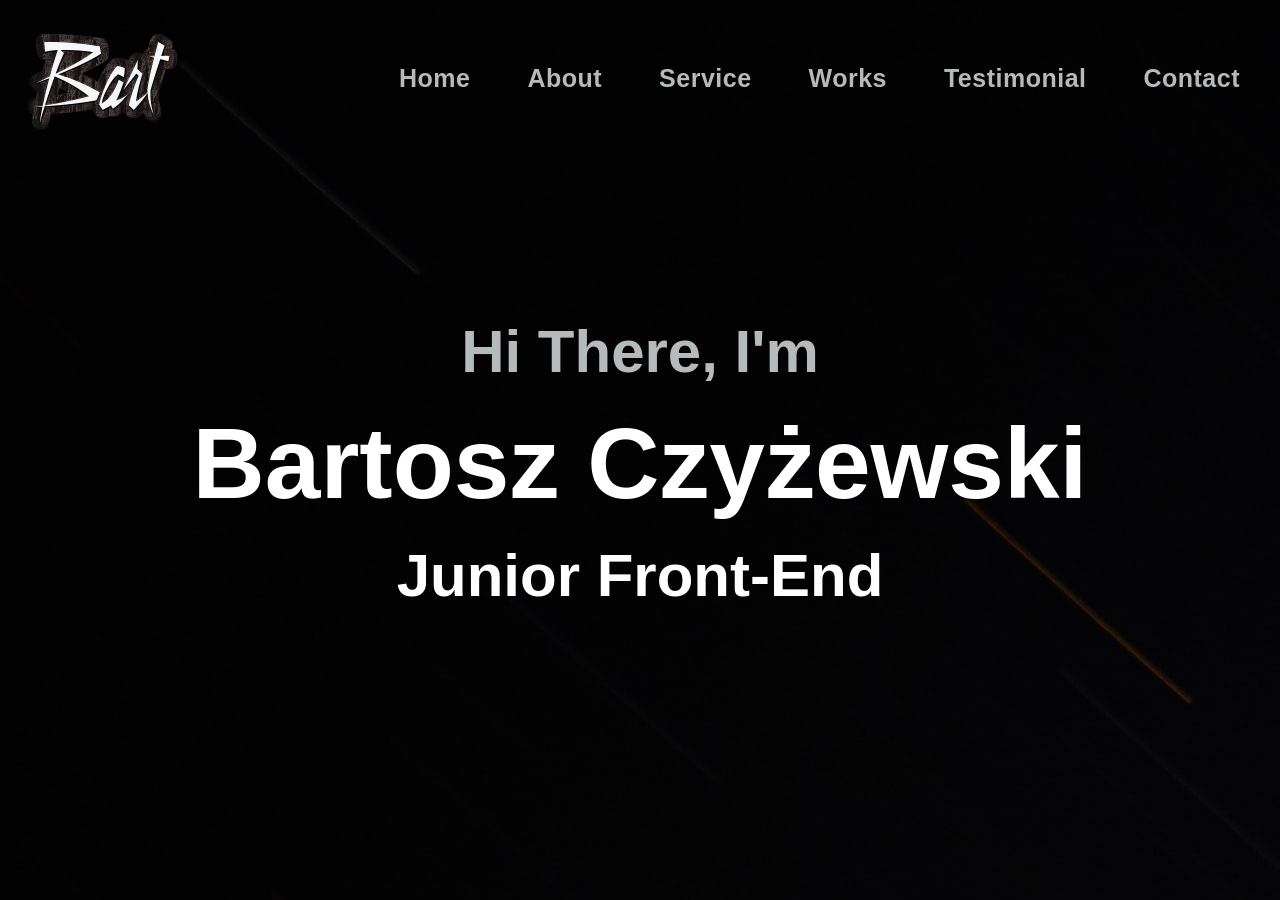
<file: layout-01/index.html>
<!DOCTYPE html>
<html lang="en">

<head>
    <meta charset="UTF-8">
    <meta http-equiv="X-UA-Compatible" content="IE=edge">
    <meta name="viewport" content="width=device-width, initial-scale=1.0">
    <link href="style.css" rel="stylesheet" type="text/css" />
    <title>Home</title>
</head>

<body>
    <header>
        <img src="images/logo-img.png" alt="Bart">
        <nav class="main-navigation">
            <ul>
                <li><a href="index.html" class="underline">Home</a></li>
                <li><a href="../layout-03/about.html" class="underline">About</a></li>
                <li><a href="../layout-02/serives.html" class="underline">Service</a></li>
                <li><a href="works.html" class="underline">Works</a></li>
                <li><a href="testimonial.html" class="underline">Testimonial</a></li>
                <li><a href="contact.html" class="underline">Contact</a></li>
            </ul>
        </nav>
    </header>
    <main class="main-content">
        <h3 class="welcome-title">Hi There, I'm</h3>
        <h1 class="my-name">Bartosz Czyżewski</h1>
        <h3 class="welcome-title">Junior Front-End</h3>
    </main>
</body>

</html>
</file>
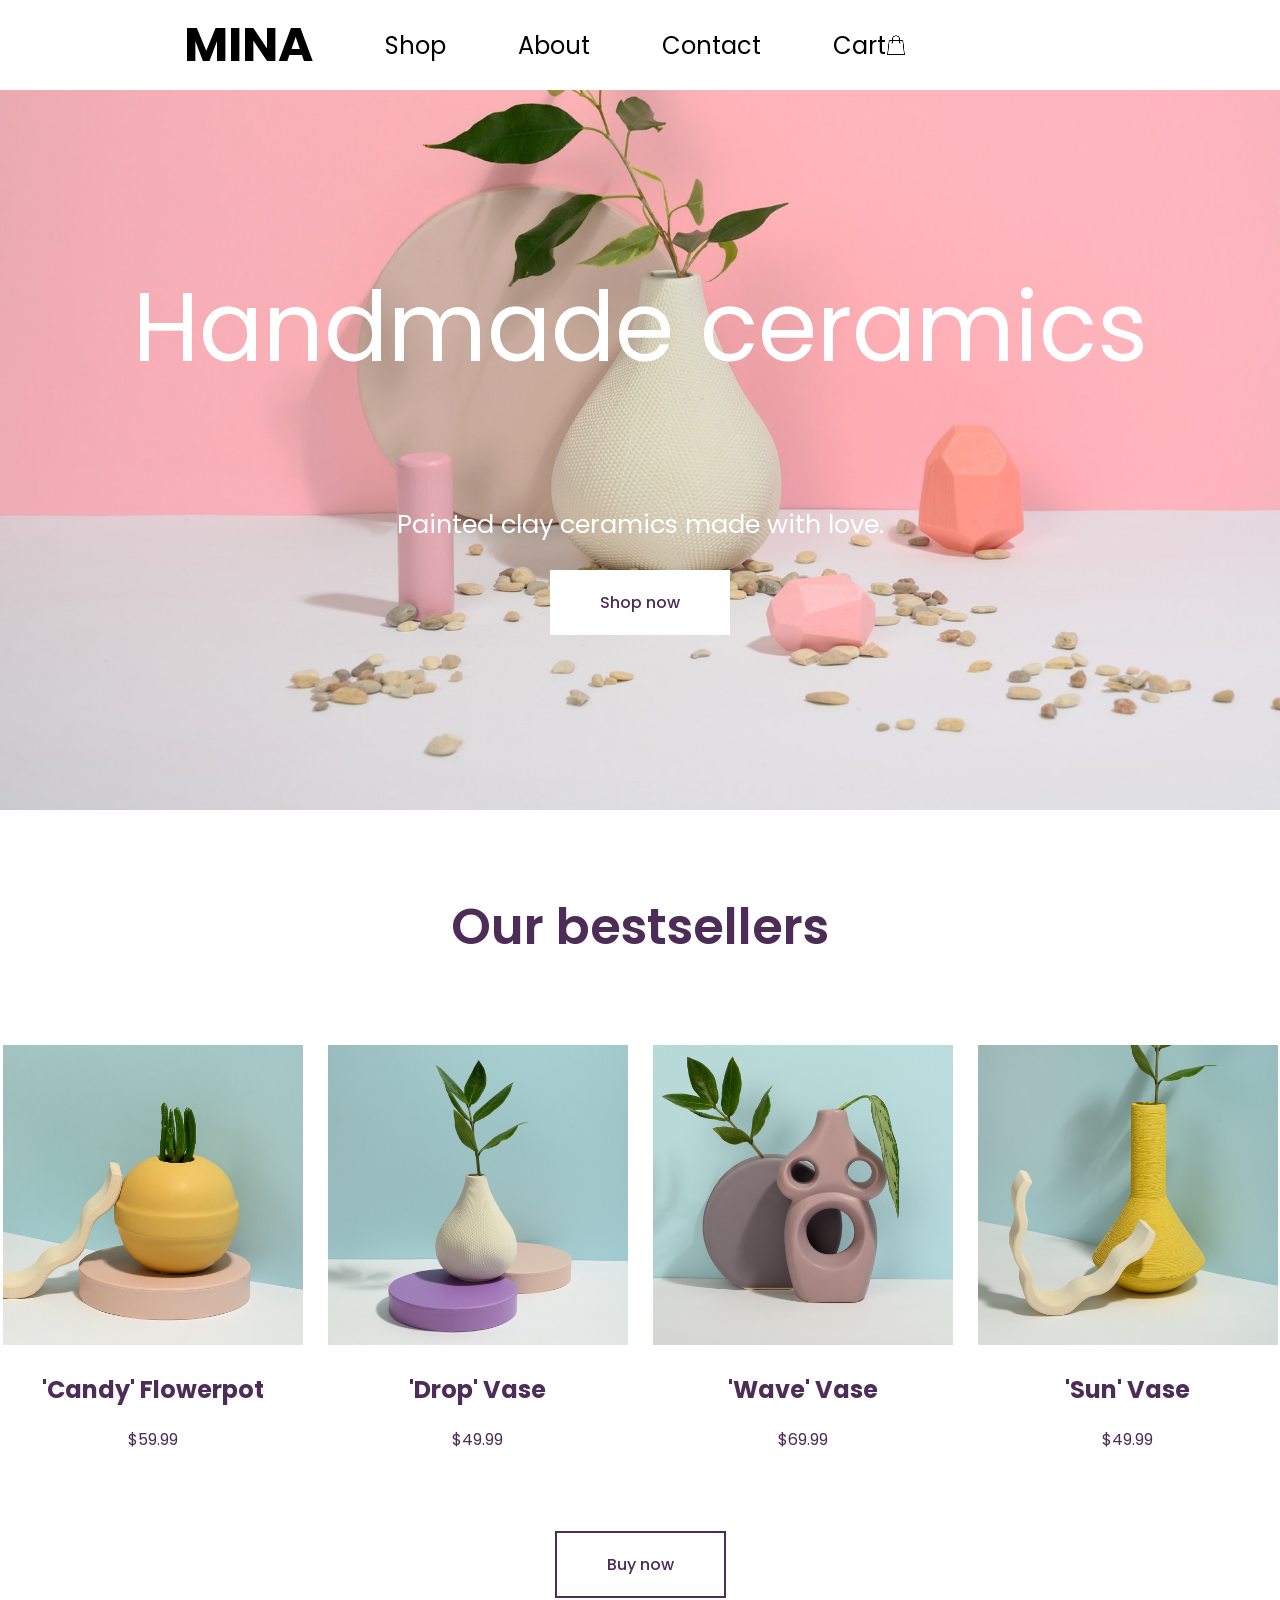
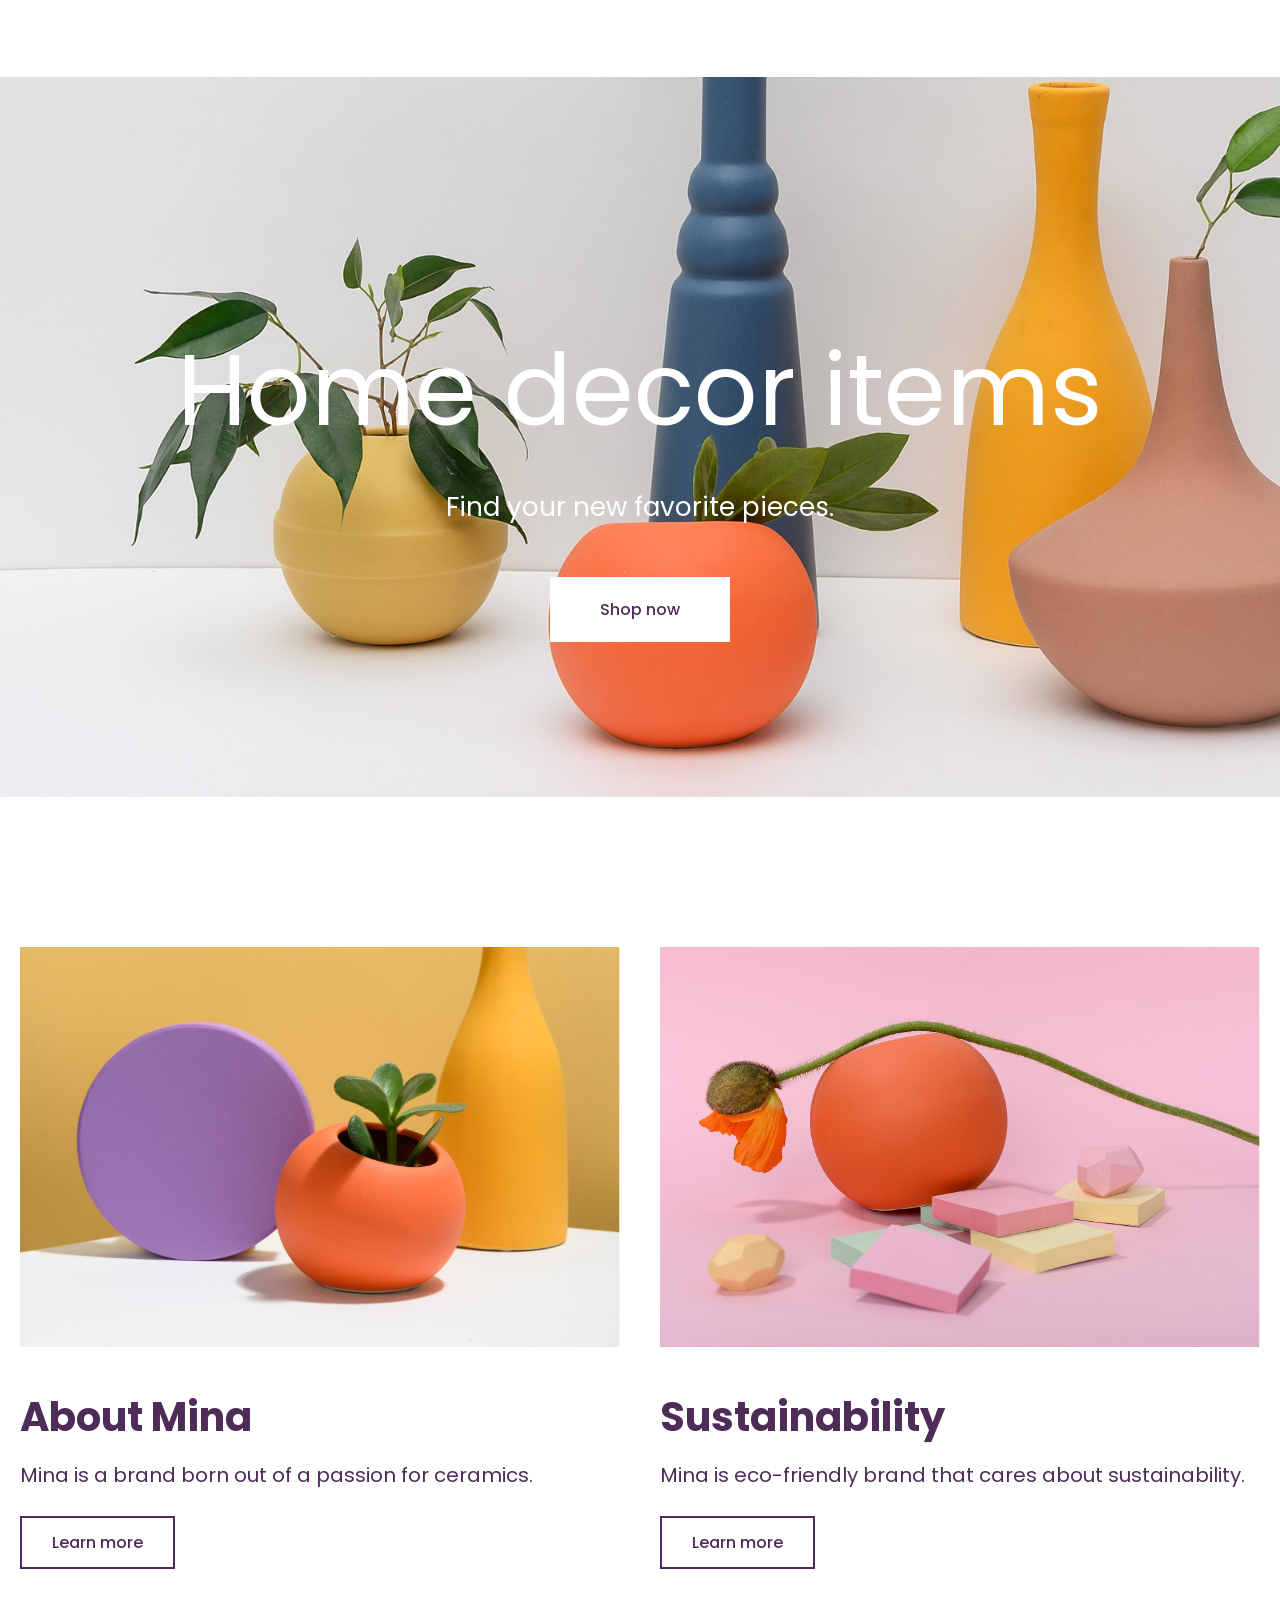
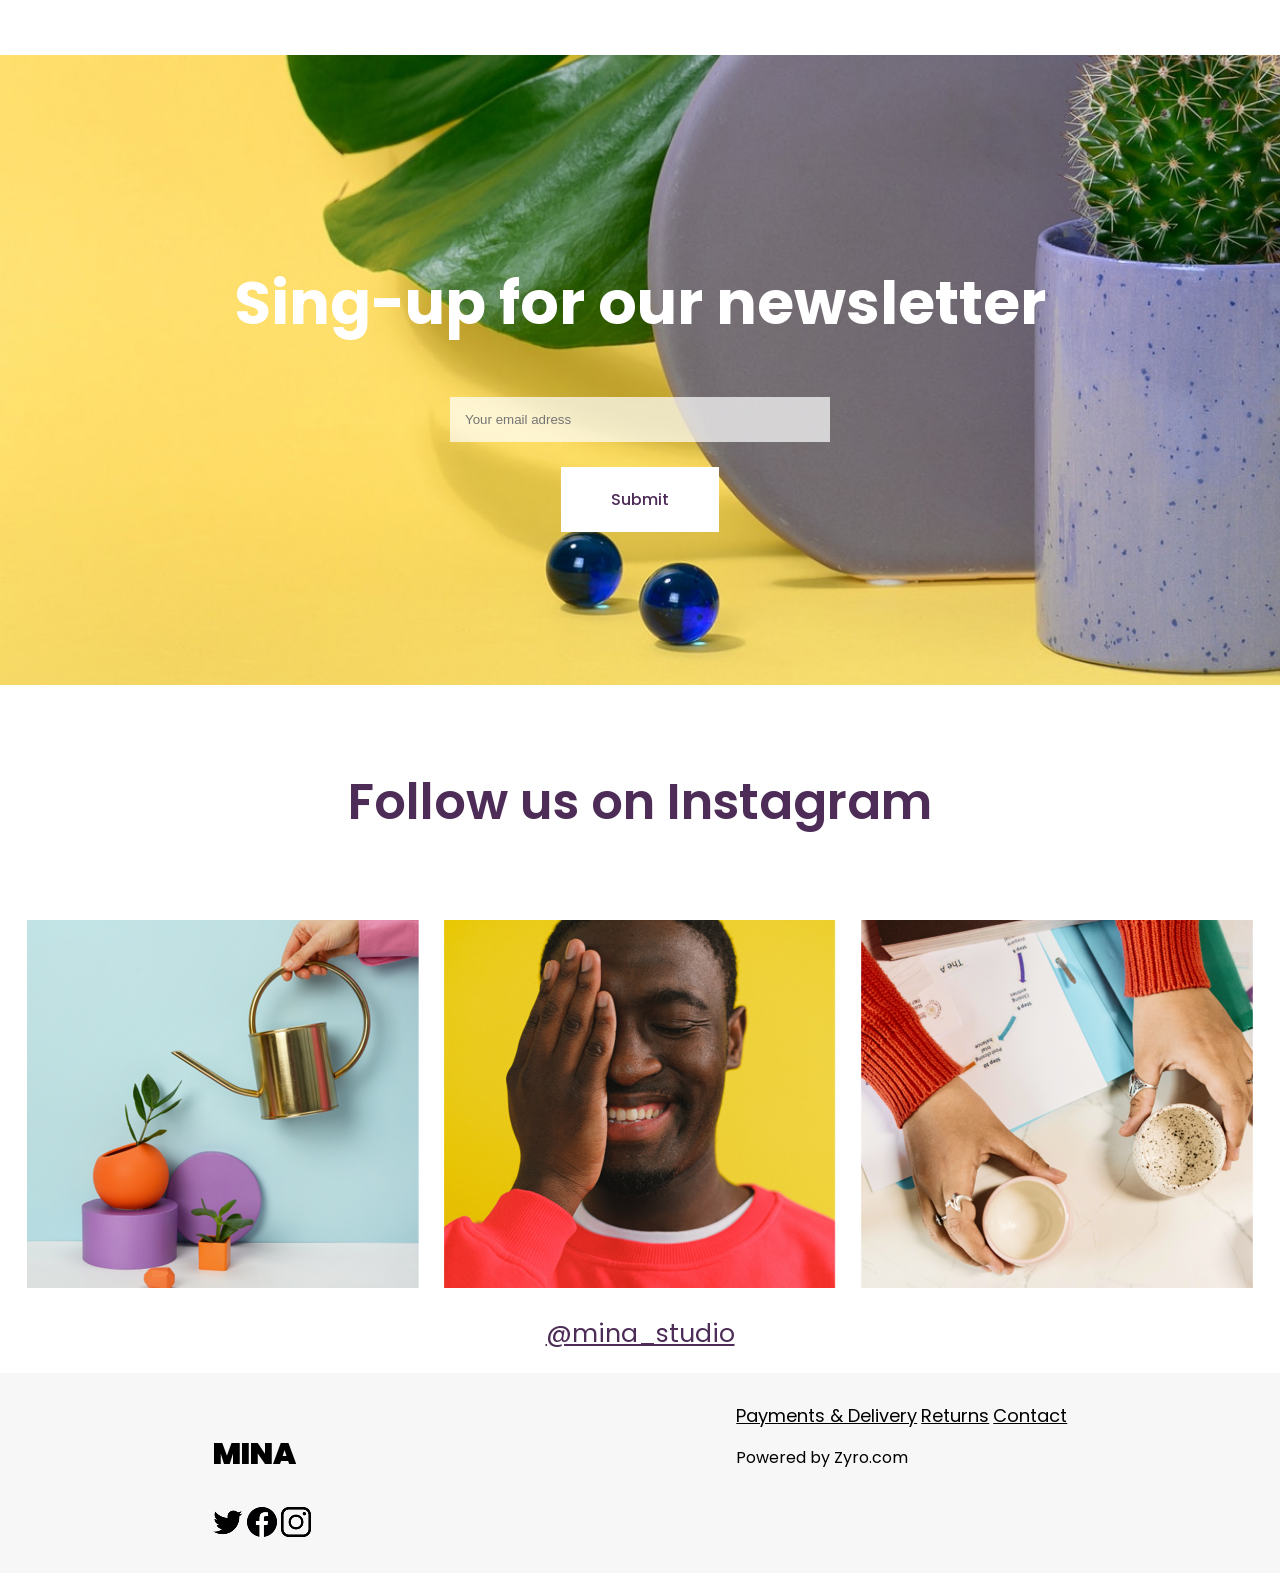
<file: layout-04/index.html>
<!DOCTYPE html>
<html lang="en">

<head>
    <meta charset="UTF-8">
    <meta http-equiv="X-UA-Compatible" content="IE=edge">
    <meta name="viewport" content="width=device-width, initial-scale=1.0">
    <link rel="preconnect" href="https://fonts.googleapis.com">
    <link rel="preconnect" href="https://fonts.gstatic.com" crossorigin>
    <link href="https://fonts.googleapis.com/css2?family=Poppins:ital,wght@0,200;0,400;1,900&display=swap"
        rel="stylesheet">
    <link rel="stylesheet" href="style.css">
    <title>Document</title>
</head>

<body>

    <nav class="main-navigation">
        <ul>
            <li class="logo"><a href="#home">MINA</a></li>
            <li><a class="underline" href="#shop">Shop</a></li>
            <li><a class="underline" href="#about">About</a></li>
            <li><a class="underline" href="#contact">Contact</a></li>
            <li><a class="underline" href="#cart">Cart</a></li>
            <img src="images/shopping-bag.png" alt="">
        </ul>
    </nav>
    <section class="welcome-layout">
        <h1>Handmade ceramics</h1>
        <p>Painted clay ceramics made with love.</p>
        <a class="home-btn1" href="#shop">Shop now</a>
    </section>
    <!-- BESTSELLER SECTION -->
    <section class="bestsellers">
        <h1>Our bestsellers</h1>
        <div class="buy-container">
            <div class="buy-item">
                <img src="images/best-vase1.png" alt="">
                <h2>'Candy' Flowerpot</h2>
                <p>$59.99</p>
            </div>
            <div class="buy-item">
                <img src="images/best-vase2.png" alt="">
                <h2>'Drop' Vase</h2>
                <p>$49.99</p>
            </div>
            <div class="buy-item">
                <img src="images/best-vase3.png" alt="">
                <h2>'Wave' Vase</h2>
                <p>$69.99</p>
            </div>
            <div class="buy-item">
                <img src="images/best-vase4.png" alt="">
                <h2>'Sun' Vase</h2>
                <p>$49.99</p>
            </div>
        </div>
        <div>
            <a class="home-btn2" href="#shop">Buy now</a>
        </div>
    </section>
    <!-- SHOP NOW SECTION -->
    <section class="shop-now">
        <h1>Home decor items</h1>
        <p>Find your new favorite pieces.</p>
        <a class="home-btn1" href="#shop">Shop now</a>
    </section>
    <!-- ABOUT SECTION -->
    <section class="information">
        <div class="about-me">
            <img src="images/about-img.png" alt="">
            <h2>About Mina</h2>
            <p>Mina is a brand born out of a passion for ceramics.</p>
            <a class="home-btn2" href="">Learn more</a>
        </div>
        <div class="sustain">
            <img src="images/sustain-img.png" alt="">
            <h2>Sustainability</h2>
            <p>Mina is eco-friendly brand that cares about sustainability.</p>
            <a class="home-btn2" href="">Learn more</a>
        </div>
    </section>
    <!-- NEWSLETTER SECTION -->
    <section class="newsletter">
        <div class="newsletter-wrapper">
            <h1>Sing-up for our newsletter</h1>
            <form method="POST"></form>
            <input type="email" id="nwsletter" name="nwsletter" placeholder="Your email adress"><br>
            <a class="home-btn1" href="">Submit</a>
        </div>
    </section>
    <!-- IG SECTION -->
    <section class="instagram">
        <h1>Follow us on Instagram</h1>
        <div class="ig-container">
            <div class="ig-img-1">
                <img src="images/ig-img1.png" alt="">
            </div>
            <div class="ig-img-2">
                <img src="images/ig-img2.png" alt="">
            </div>
            <div class="ig-img-3">
                <img src="images/ig-img3.png" alt="">
            </div>
        </div>
        <div>
            <a class="go-to-ig" href="https://instagram.com">@mina_studio</a>
        </div>
    </section>
    <!-- FOOTER SECTION -->
    <footer>
        <div class="footer-social">
            <p>MINA</p>
            <div class="social">
                <a href="" class="social-link"><img src="images/twitter-logo.png" alt=""></a>
                <a href="" class="social-link"><img src="images/fb-logo.png" alt=""></a>
                <a href="" class="social-link"><img src="images/ig-logo.png" alt=""></a>
            </div>
        </div>
        <div class="footer-policy">
            <div class="policy">
                <a href="" class="policy-link">Payments & Delivery</a>
                <a href="" class="policy-link">Returns</a>
                <a href="" class="policy-link">Contact</a><br>
                <p>Powered by Zyro.com</p>
            </div>
        </div>
    </footer>
</body>

</html>
</file>
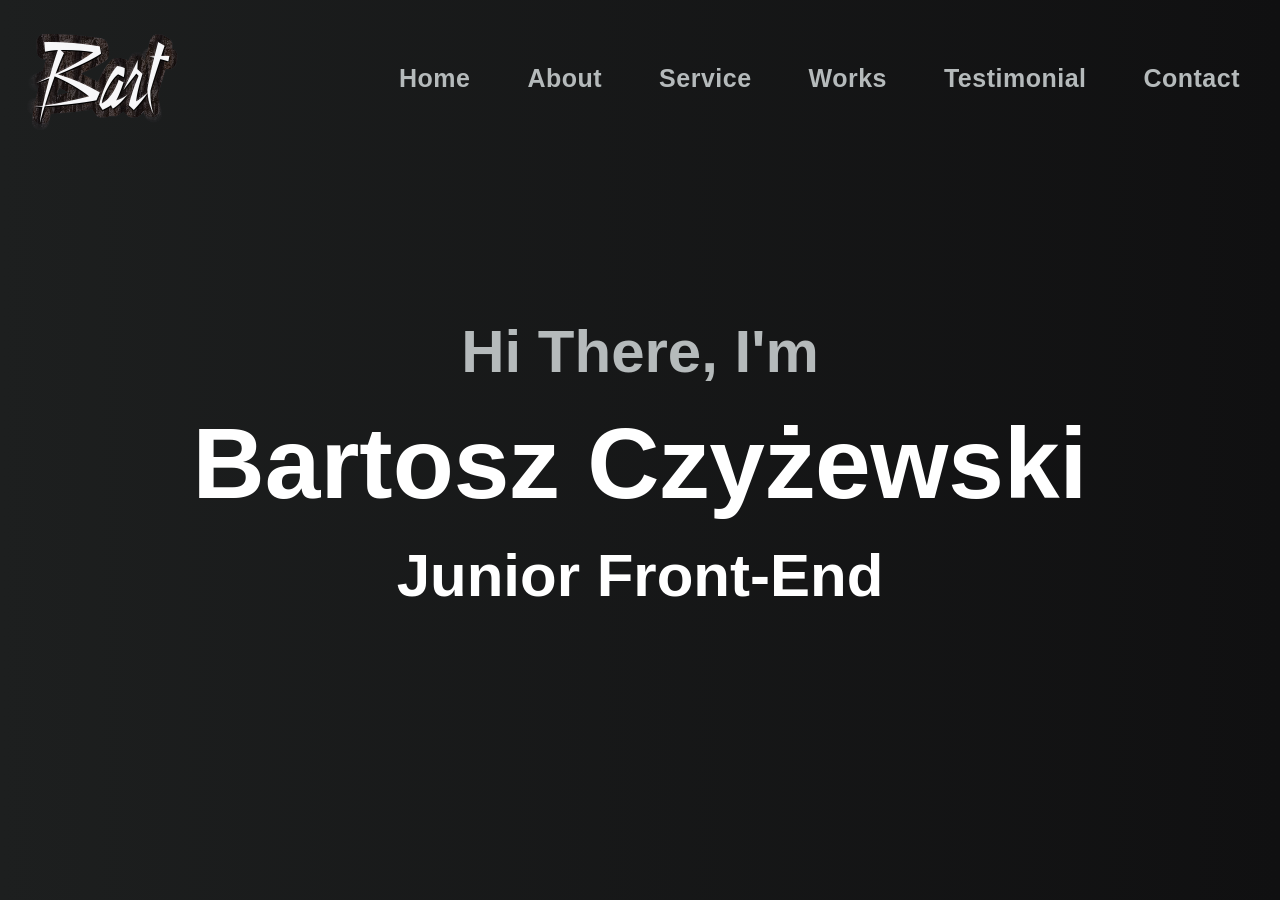
<file: HTML-CSS-projects/layout-01/index.html>
<!DOCTYPE html>
<html lang="en">

<head>
    <meta charset="UTF-8">
    <meta http-equiv="X-UA-Compatible" content="IE=edge">
    <meta name="viewport" content="width=device-width, initial-scale=1.0">
    <link href="style.css" rel="stylesheet" type="text/css" />
    <title>Home</title>
</head>

<body>
    <header>
        <img src="images/logo-img.png" alt="Bart">
        <nav class="main-navigation">
            <ul>
                <li><a href="index.html" class="underline">Home</a></li>
                <li><a href="#" class="underline">About</a></li>
                <li><a href="#" class="underline">Service</a></li>
                <li><a href="#" class="underline">Works</a></li>
                <li><a href="#" class="underline">Testimonial</a></li>
                <li><a href="#" class="underline">Contact</a></li>
            </ul>
        </nav>
    </header>
    <main class="main-content">
        <h3 class="welcome-title">Hi There, I'm</h3>
        <h1 class="my-name">Bartosz Czyżewski</h1>
        <h3 class="welcome-title">Junior Front-End</h3>
    </main>
</body>

</html>
</file>
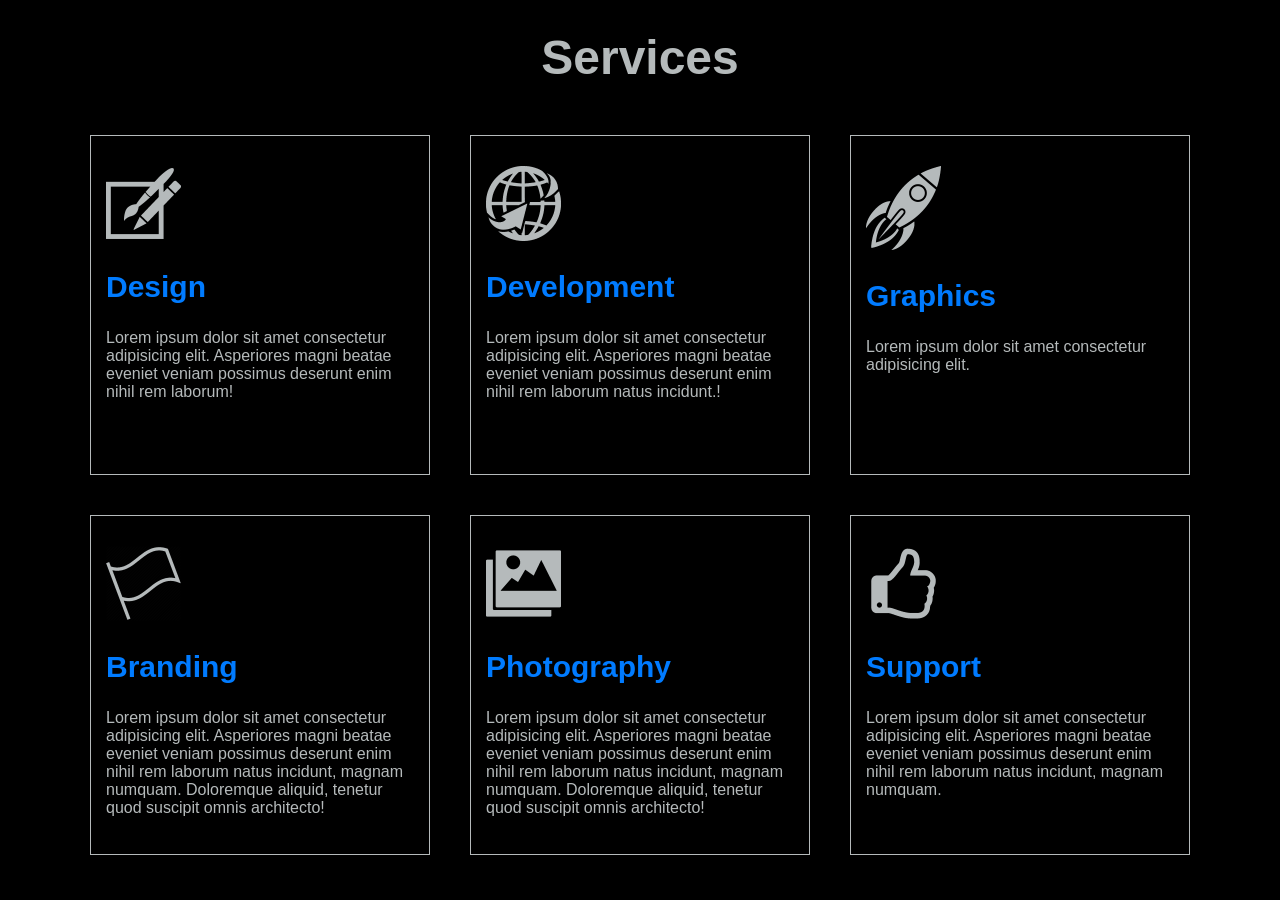
<file: HTML-CSS-projects/layout-02/index.html>
<!DOCTYPE html>
<html lang="en">

<head>
    <meta charset="UTF-8">
    <meta http-equiv="X-UA-Compatible" content="IE=edge">
    <meta name="viewport" content="width=device-width, initial-scale=1.0">
    <link href="style.css" rel="stylesheet" type="text/css" />
    <title>Services</title>
</head>

<body>
    <h1 class="header">Services</h1>
    <main class="grid">
        <div>
            <img src="images/design.png">
            <h2>Design</h2>
            <p>Lorem ipsum dolor sit amet consectetur adipisicing elit. Asperiores magni beatae eveniet veniam possimus
                deserunt enim nihil rem laborum!</p>
        </div>
        <div>
            <img src="images/development.png">
            <h2>Development</h2>
            <p>Lorem ipsum dolor sit amet consectetur adipisicing elit. Asperiores magni beatae eveniet veniam possimus
                deserunt enim nihil rem laborum natus incidunt.!</p>
        </div>
        <div>
            <img src="images/graphics.png">
            <h2>Graphics</h2>
            <p>Lorem ipsum dolor sit amet consectetur adipisicing elit. </p>
        </div>
        <div>
            <img src="images/branding.png" >
            <h2>Branding</h2>
            <p>Lorem ipsum dolor sit amet consectetur adipisicing elit. Asperiores magni beatae eveniet veniam possimus
                deserunt enim nihil rem laborum natus incidunt, magnam numquam. Doloremque aliquid, tenetur quod
                suscipit omnis architecto!</p>
        </div>
        <div>
            <img src="images/photography.png">
            <h2>Photography</h2>
            <p>Lorem ipsum dolor sit amet consectetur adipisicing elit. Asperiores magni beatae eveniet veniam possimus
                deserunt enim nihil rem laborum natus incidunt, magnam numquam. Doloremque aliquid, tenetur quod
                suscipit omnis architecto!</p>
        </div>
        <div>
            <img src="images/support.png">
            <h2>Support</h2>
            <p>Lorem ipsum dolor sit amet consectetur adipisicing elit. Asperiores magni beatae eveniet veniam possimus
                deserunt enim nihil rem laborum natus incidunt, magnam numquam. </p>
        </div>
    </main>






</body>

</html>
</file>
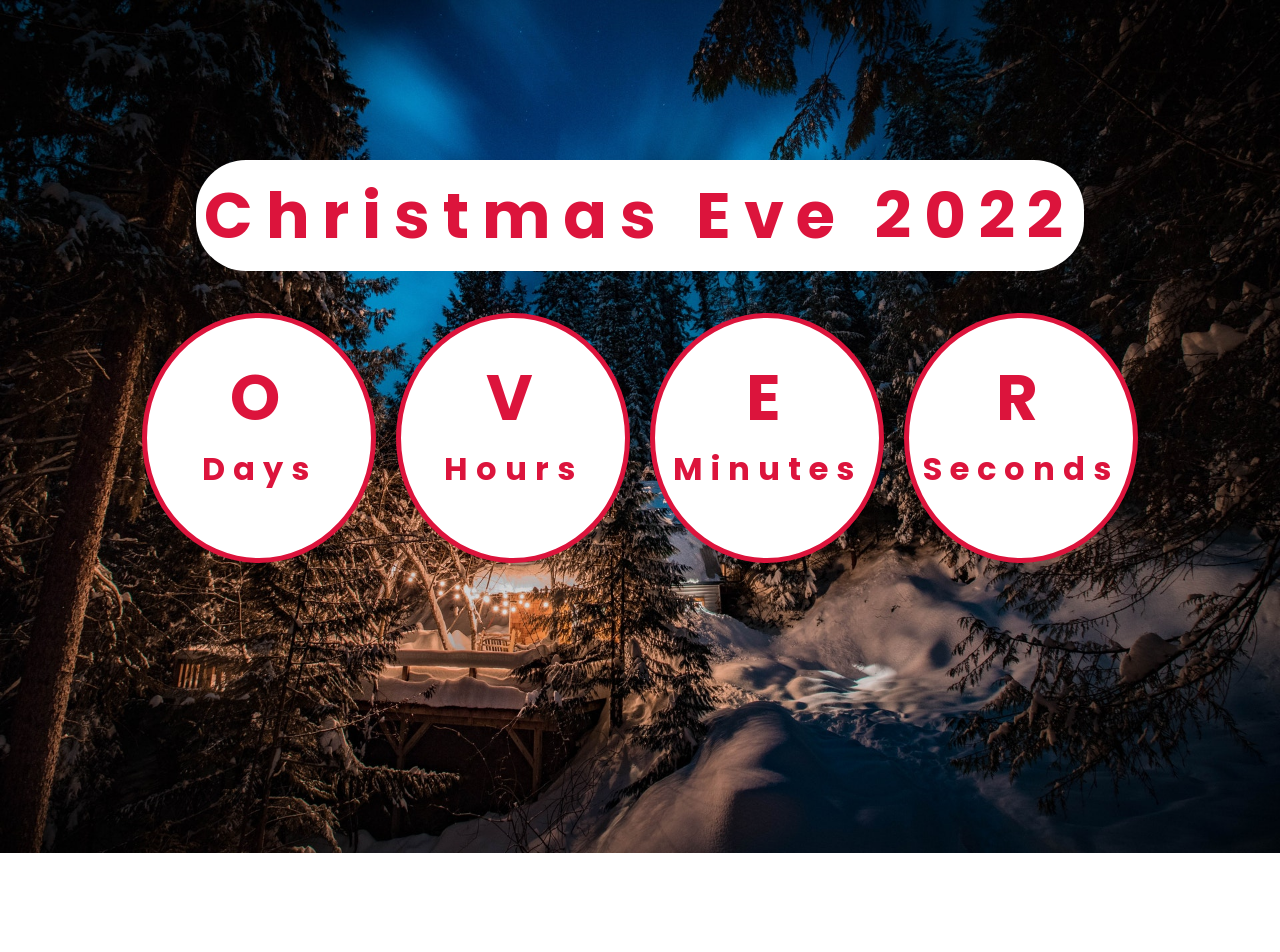
<file: JS-projects/event-counter/index.html>
<!DOCTYPE html>
<html lang="en">

<head>
    <meta charset="UTF-8">
    <meta http-equiv="X-UA-Compatible" content="IE=edge">
    <meta name="viewport" content="width=device-width, initial-scale=1.0">
    <link rel="stylesheet" href="./style.css">
    <script src="main.js"></script>
    <title>Event Counter</title>
</head>

<body>
    <div class="title_container">
        <h1 class="event_title">Christmas Eve 2022</h1>
    </div>
    <section class="counter_container">
        <div class="time_box">
            <p id="day" class="counter_number">...</p>
            <p class="counter_text">Days</p>
        </div>
        <div class="time_box">
            <p id="hour" class="counter_number">...</p>
            <p class="counter_text">Hours</p>
        </div>
        <div class="time_box">
            <p id="minute" class="counter_number">...</p>
            <p class="counter_text">Minutes</p>
        </div>
        <div class="time_box">
            <p id="second" class="counter_number">...</p>
            <p class="counter_text">Seconds</p>
        </div>
    </section>
</body>

</html>
</file>
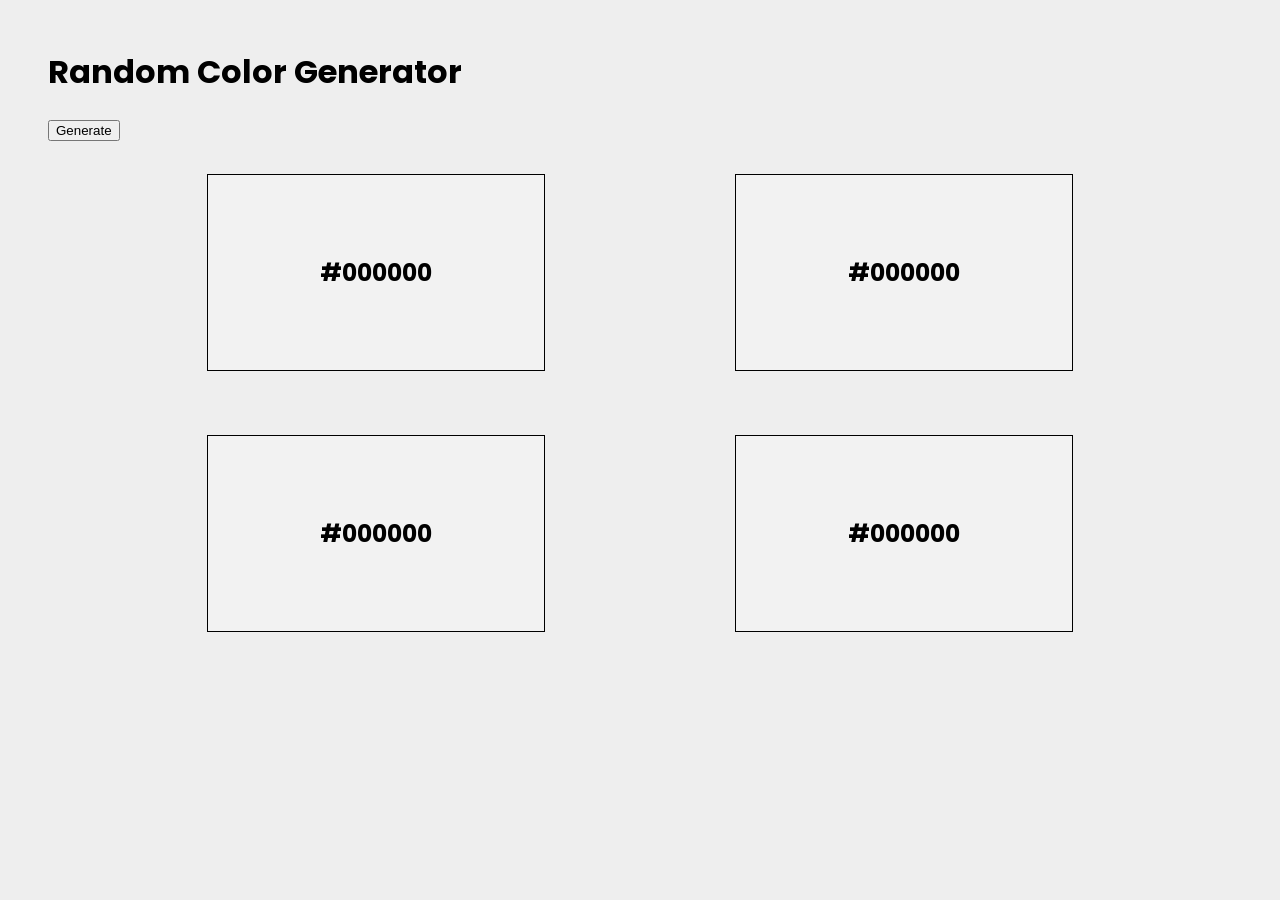
<file: JS-projects/random-color/index.html>
<!DOCTYPE html>
<html lang="en">

<head>
    <meta charset="UTF-8">
    <meta http-equiv="X-UA-Compatible" content="IE=edge">
    <meta name="viewport" content="width=device-width, initial-scale=1.0">
    <link rel="stylesheet" href="style.css">
    <script src="main.js"></script>
    <title>Random Color Generator</title>
</head>

<body>
    <main class="container">
        <!-- <h2 class="color_name">Click the button to get the color code.</h2><br>
        <button class="hex_color_button">HEX</button>
        <button class="rgb_color_button">RGB</button>
        <button class="copy_button">Copy</button><br> -->
        <h1 class="title">Random Color Generator</h1>
        <button class="generate_button">Generate</button>
        <section class="color_container">
            <div class="color_box">
                <h2 class="color_hex">#000000</h2>
            </div>
            <div class="color_box">
                <h2 class="color_hex">#000000</h2>
            </div>
            <div class="color_box">
                <h2 class="color_hex">#000000</h2>
            </div>
            <div class="color_box">
                <h2 class="color_hex">#000000</h2>
            </div>
        </section>
    </main>

</body>

</html>
</file>
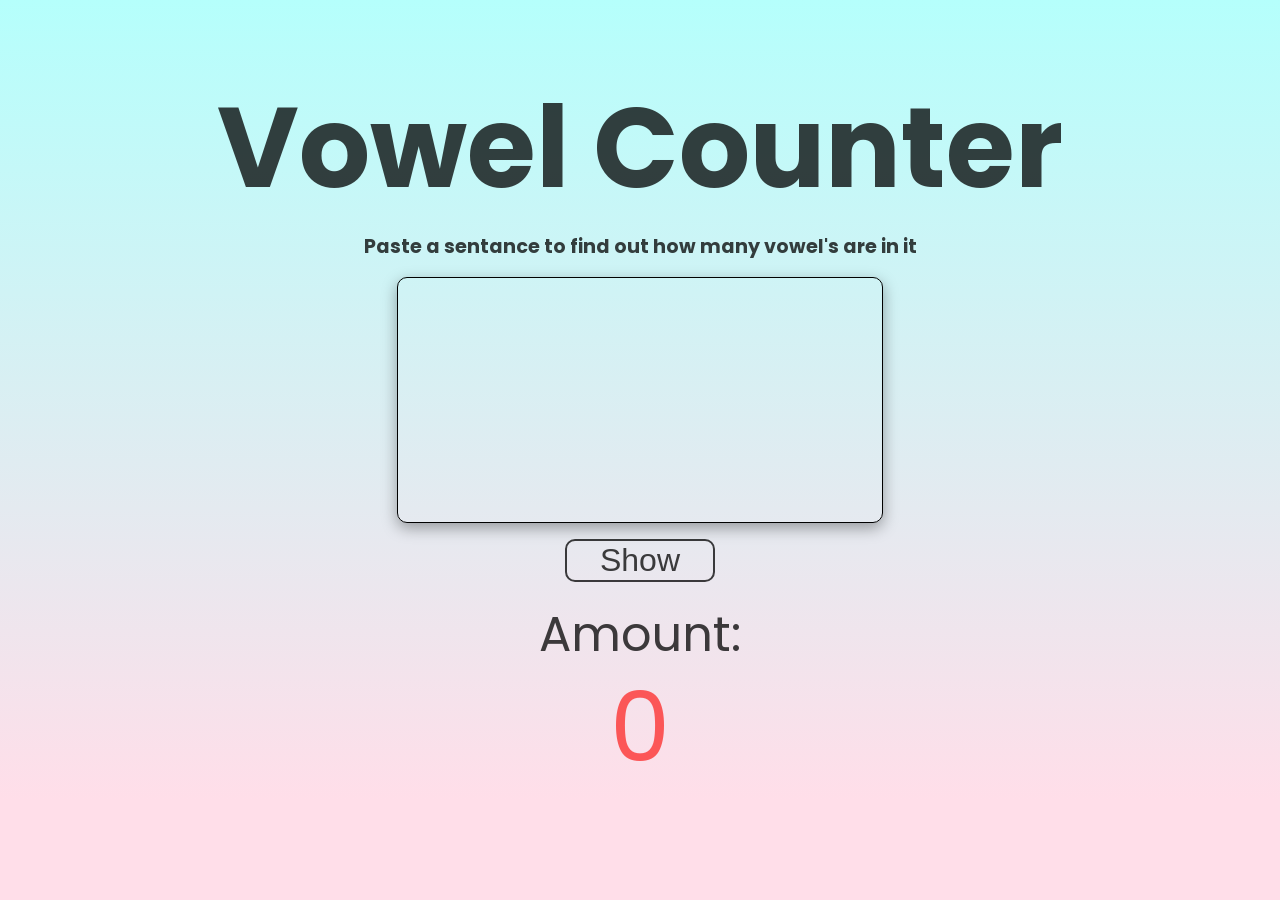
<file: JS-projects/vowel-counter/index.html>
<!DOCTYPE html>
<html lang="en">

<head>
    <meta charset="UTF-8">
    <meta http-equiv="X-UA-Compatible" content="IE=edge">
    <meta name="viewport" content="width=device-width, initial-scale=1.0">
    <link rel="stylesheet" href="style.css">
    <script src="main.js"></script>
    <title>Vowel Counter</title>
</head>

<body>
    <div class="container">
        <h1>Vowel Counter</h1>
        <h2>Paste a sentance to find out how many vowel's are in it</h2>
        <textarea type="text" name="" id=""></textarea>
        <button type="submit">Show</button><br>
        <p>Amount:</p>
        <span class="vowel" id="vowel">0</span>

    </div>
</body>

</html>
</file>
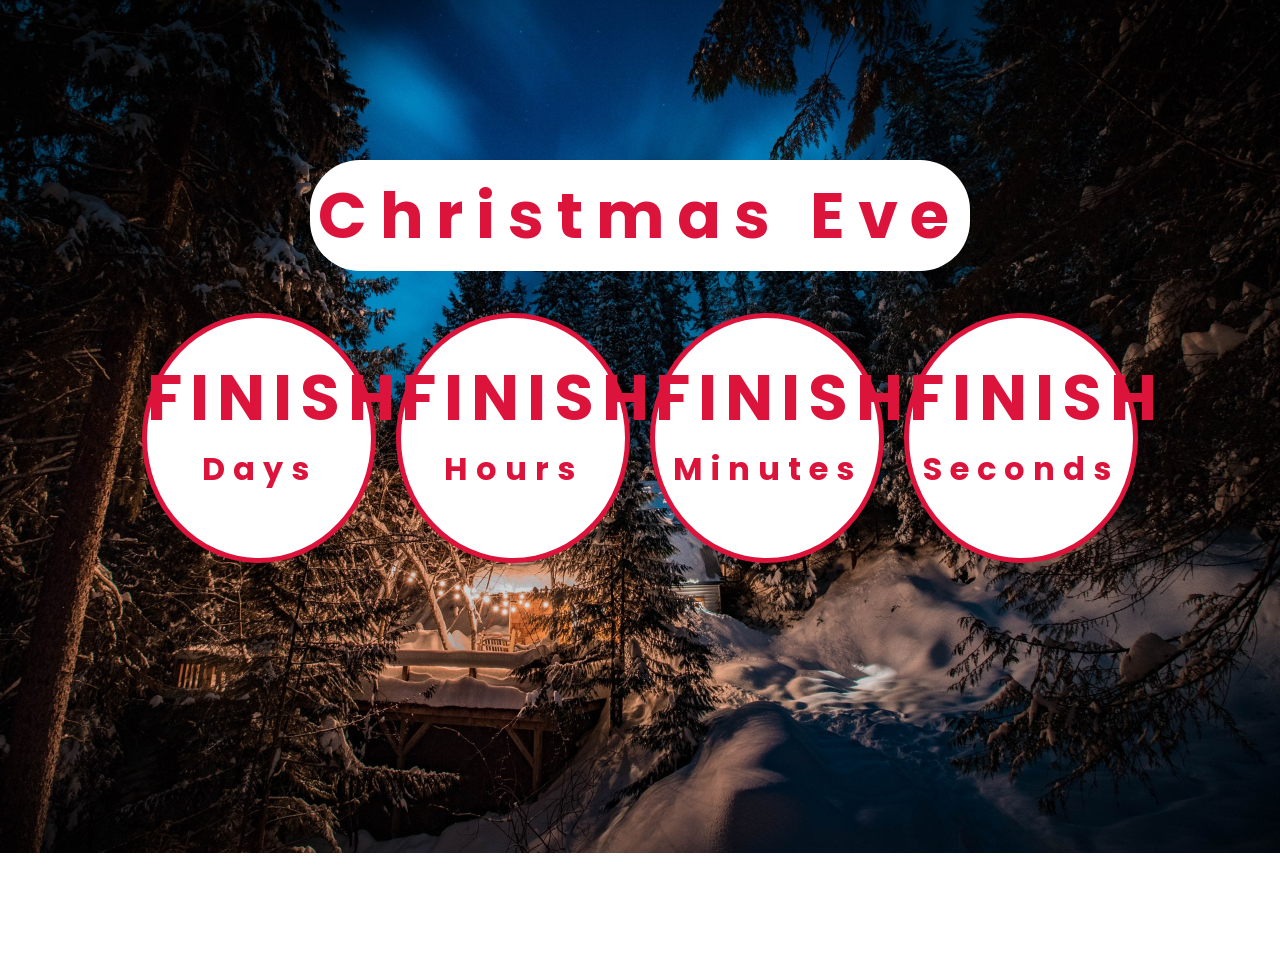
<file: project-2/event-counter/index.html>
<!DOCTYPE html>
<html lang="en">

<head>
    <meta charset="UTF-8">
    <meta http-equiv="X-UA-Compatible" content="IE=edge">
    <meta name="viewport" content="width=device-width, initial-scale=1.0">
    <link rel="stylesheet" href="./style.css">
    <script src="main.js"></script>
    <title>Event Counter</title>
</head>

<body>
    <div class="title_container">
        <h1 class="event_title">Christmas Eve</h1>
    </div>
    <section class="counter_container">
        <div class="time_box">
            <p id="day" class="counter_number">...</p>
            <p class="counter_text">Days</p>
        </div>
        <div class="time_box">
            <p id="hour" class="counter_number">...</p>
            <p class="counter_text">Hours</p>
        </div>
        <div class="time_box">
            <p id="minute" class="counter_number">...</p>
            <p class="counter_text">Minutes</p>
        </div>
        <div class="time_box">
            <p id="second" class="counter_number">...</p>
            <p class="counter_text">Seconds</p>
        </div>
    </section>
</body>

</html>
</file>
<file: layout-01/style.css>
html{
    font-family: Arial, Helvetica, sans-serif
}

body{
    color: rgb(181, 186, 187);
    margin: 0 auto;
    background-image: url("images/bg-image.jpg");
}

/* NAVIGATION SET UP */

header{
    display: flex;
    justify-content: space-between;
}

.main-navigation{
    font-size: 25px;
}

.main-navigation, ul{
    list-style-type: none;
}

.main-navigation, li{
    display: inline-block;
    margin: auto 15px auto;
    text-decoration: none;
    font-weight: bold;

}
a.underline{
    position: relative;
    text-decoration: none;
    color: rgb(181, 186, 187);
    letter-spacing: 0.5px;
    padding: 0 10px;
}
a.underline:after{
    content: "";
    position: absolute;
    background-color: #007bff;
    height: 10px;
    border-radius: 150px 150px 25px 25px;
    width: 0;
    left: 0;
    bottom: -12px;
}


a.underline:hover:after{
    width: 100%;
}

a.underline:visited{
    color: rgb(181, 186, 187);
}

a.underline:hover{
    color: white;
}

/* MAIN CONTENT SET UP */

.main-content{
    display: flex;
    flex-direction: column;
    text-align: center;
    margin: 150px auto;
    color: white;
    
}

.welcome-title{
    margin: 10px;
    font-size: 60px;
    
}

.welcome-title:first-child{
    color: rgb(181, 186, 187);
    
}

.my-name{
    margin: 10px;
    font-size: 100px;
}
</file>
<file: layout-04/style.css>
body{
    margin: 0;
    font-family: 'Poppins', sans-serif;
    color: black;
}

.main-navigation{
    height: 10%;
    width: 100%;
    background-color: white;
    position: fixed;
    display: flex;
    justify-content: space-between;
}

.main-navigation ul{
    display: flex;
    align-items: center;
    list-style: none;
    font-size: 1.5em;
}

.main-navigation li a{
    text-decoration: none;
    margin-left: 3em;
    color: black;
}

.logo{
    font-weight: bold;
    font-size: 2em;
}

.welcome-layout{
    height: 90vh;
    width: 100%;
    color: white;
    display: flex;
    flex-direction: column;
    align-items: center;
    justify-content: center;
    background-image: url(images/bg-image3.jpg);
    background-repeat: no-repeat;
    background-size: cover;
}

.welcome-layout h1{
    font-size: 6em;
    font-weight: 400;
    text-align: center;
}

.welcome-layout p{
    font-size: 1.6em;
    text-align: center;
}

.home-btn1{
    padding: 20px 50px;
    font-family: 'Poppins', sans-serif;
    font-size: 16px;
    font-weight: 450;
    color: #4D2C57;
    background-color: #fff;
    text-decoration: none;
}

.home-btn1:hover{
    background-color: rgb(240,240,240);
}
/* BESTSELLERS SECTION */

.bestsellers{
    height: 90%;
    color: #4D2C57;
}

.bestsellers h1{
    font-size: 50px;
    font-weight: 600;
    text-align: center;
    margin: 80px auto;
}

.buy-container{
    display: flex;
    justify-content: center;
    flex-wrap: wrap;
    gap: 25px;
}

.buy-item img{
    height: 300px;
    width: 300px;
    max-width: 100%;
}

.buy-item h2,
.buy-item p{
    text-align: center;
}

.buy-item p{
    margin-bottom: 100px;
}

.bestsellers:nth-child(3){
    display: block;
    text-align: center;
}
.bestsellers .home-btn2{
    padding: 20px 50px;
    font-family: 'Poppins', sans-serif;
    font-size: 16px;
    font-weight: 450;
    color: #4D2C57;
    border: 2px solid #4D2C57;
    background-color: #fff;
    text-decoration: none;
}

.bestsellers .home-btn2:hover{
    background-color: #4D2C57;
    color: white;
}
/* SHOP NOW SECTION */
.shop-now{
    height: 80vh;
    color: white;
    display: flex;
    flex-direction: column;
    align-items: center;
    justify-content: center;
    background-image: url(images/bg-image4.jpg);
    background-repeat: no-repeat;
    background-size: cover;
    margin-top: 100px;
}

.shop-now h1{
    font-size: 100px;
    font-weight: 400;
    text-align: center;
}

.shop-now p{
    font-size: 26px;
    margin: -60px auto 50px;
    text-align: center;
}
/*ABOUT SECTION*/

.information{
    height: 80%;
    display: flex;
    justify-content: center;
    flex-wrap: wrap;
    flex-shrink: 2;
    gap: 40px;
    margin-top: 150px;
    color: #4D2C57;
}

.about-me img,
.sustain img{
    height: 400px;
    width: 600px;
    max-width: 100%;
}

.about-me h2,
.sustain h2{
    font-size: 40px;
}

.about-me p,
.sustain p{
    font-size: 20px;
    font-weight: 400;
    margin: -20px auto 40px;
}

.about-me .home-btn2,
.sustain .home-btn2{
    padding: 13px 30px;
    font-family: 'Poppins', sans-serif;
    font-size: 16px;
    font-weight: 450;
    color: #4D2C57;
    border: 2px solid #4D2C57;
    background-color: #fff;
    text-decoration: none;
}

.about-me .home-btn2:hover,
.sustain .home-btn2:hover{
    background-color: #4D2C57;
    color: white;
}

/* NEWSLETTER SECTION */
.newsletter{
    background-image: url(images/bg-image5.jpg);
    background-repeat: no-repeat;
    background-size: cover;
    color: white;
    margin-top: 100px;
}

.newsletter-wrapper{
    height: 70vh;
    display: flex;
    flex-direction: column;
    align-items: center;
    justify-content: center;
}

.newsletter-wrapper h1{
    font-size: 60px;
}

.newsletter-wrapper input{
    width: 350px;
    padding: 15px;
    border: none;
    background-color: rgba(255, 255, 255, .7);
}

/* IG SECTION */
.instagram{
    height: 65%;
    color: #4D2C57;
}

.instagram h1{
    font-size: 50px;
    font-weight: 600;
    text-align: center;
    margin: 80px auto;
}

.ig-container{
    display: flex;
    justify-content: center;
    flex-wrap: wrap;
    flex-basis: 3;
    gap: 25px;
}

.go-to-ig{
    display: block;
    font-size: 25px;
    text-align: center;
    margin: 20px;
    color: #4D2C57;
}

/* FOOTER SECTION */
footer{
    height: 200px;
    background-color: #F6F7F6;
    display: flex;
    flex-wrap: wrap;
    color: black;
    justify-content: space-around;
    align-content: center;
}

.footer-social p{
    font-size: 30px;
    font-weight: 900;
}

.policy-link{
    font-size: 18px;
    color: black;
}

@media (max-width: 1060px) {
    /* WELCOME SECTION */
    .main-navigation ul{
        font-size: 1em;
    }
    
    .main-navigation li a{
        margin-left: 2em;
    }
    
    .logo{
        font-size: 2em;
    }
      
    .welcome-layout h1{
        font-size: 4em;
    }
    
    .welcome-layout p{
        font-size: 1.6em;
    }

    /* BESTSELLER SECTION */
    .bestsellers h1{
        font-size: 2.5em;
        margin: 30px auto;
    }

    .buy-item img{
        height: 250px;
        width: 250px;
        max-width: 100%;
    }

    .buy-item p{
        margin-bottom: 50px;
    }

    /* SHOP NOW SECTION */
    .shop-now h1{
        font-size: 4em;
    }
    
    .shop-now p{
        font-size: 1.6em;
    }
    
    /*ABOUT SECTION*/
    .about-me,
    .sustain{
        text-align: center;
    }

    .about-me img,
    .sustain img{
        height: 250px;
        width: 400px;
    }

    .about-me h2,
    .sustain h2{
        font-size: 30px;
    }

    .about-me p,
    .sustain p{
        font-size: 15px;
    }

    .about-me .home-btn2,
    .sustain .home-btn2{
        font-size: 15px;
    }

    /* NEWSLETTER SECTION */
    .newsletter-wrapper h1{
        text-align: center;
    }
    
    .newsletter-wrapper input{
        width: 200px;
    }
}

@media (max-width: 537px) {
     /* WELCOME SECTION */
    .main-navigation ul{
        font-size: 10px;
    }
    
    .main-navigation li a{
        margin-left: 1.8em;
    }

    .logo{
        font-size: 2em;;
    }
    
    .welcome-layout h1{
        font-size: 3em;
    }
    
    .welcome-layout p{
        font-size: 1em;
        margin-top: -22px;
    }

    .home-btn1{
        padding: 10px 30px;
    }

    /* BESTSELLER LAYOUT */
    .buy-item p{
        margin-bottom: 25px;
    }

    /* SHOP NOW SECTION */
    .shop-now h1{
        font-size: 3em;
    }

    .shop-now p{
        font-size: 1em;
    }
    
    /* NEWSLETTER SECTION */
    .newsletter-wrapper h1{
        font-size: 3em;
        text-align: center;
    }
    
    .newsletter-wrapper input{
        width: 200px;
    }

    /* IG SECTION */
    .ig-img-1 img,
    .ig-img-2 img,
    .ig-img-3 img{
        height: 250px;
        width: 250px;

    }
    /* FOOTER SECTION */
    footer{
        background-color: #F6F7F6;
        display: flex;
        color: black;
        align-self: center;
    }

    .footer-social,
    .footer-policy{
        flex-direction: column;
    }

    .footer-social p{
        text-align: center;
    }

    .policy p {
        text-align: center;
    }
}
</file>
<file: HTML-CSS-projects/layout-01/style.css>
html{
    font-family: Arial, Helvetica, sans-serif
}

body{
    color: rgb(181, 186, 187);
    margin: 0 auto;
    background: #232526; 
    background: -webkit-linear-gradient(to right, #232526, #414345); 
    background: linear-gradient(to right, #1d1f1f, #101011);
}

/* NAVIGATION SET UP */

header{
    display: flex;
    justify-content: space-between;
}

.main-navigation{
    font-size: 25px;
}

.main-navigation, ul{
    list-style-type: none;
}

.main-navigation, li{
    display: inline-block;
    margin: auto 15px auto;
    text-decoration: none;
    font-weight: bold;

}
a.underline{
    position: relative;
    text-decoration: none;
    color: rgb(181, 186, 187);
    letter-spacing: 0.5px;
    padding: 0 10px;
}
a.underline:after{
    content: "";
    position: absolute;
    background-color: #007bff;
    height: 10px;
    border-radius: 150px 150px 25px 25px;
    width: 0;
    left: 0;
    bottom: -12px;
}


a.underline:hover:after{
    width: 100%;
}

a.underline:visited{
    color: rgb(181, 186, 187);
}

a.underline:hover{
    color: white;
}

/* MAIN CONTENT SET UP */

.main-content{
    display: flex;
    flex-direction: column;
    text-align: center;
    margin: 150px auto;
    color: white;
    
}

.welcome-title{
    margin: 10px;
    font-size: 60px;
    
}

.welcome-title:first-child{
    color: rgb(181, 186, 187);
    
}

.my-name{
    margin: 10px;
    font-size: 100px;
}
</file>
<file: HTML-CSS-projects/layout-02/style.css>
html{
    font-family: Arial, Helvetica, sans-serif;
}

body{
    color: rgb(181, 186, 187);
    margin: 0;
    background-color: black;

}

.header{
    text-align: center;
    font-size: 48px;
    margin: 30px auto 50px;
   
}

.grid{
    display: grid;
    grid-template-columns: repeat(3, 340px);
    grid-auto-rows: 340px;
    grid-gap: 40px;
    justify-content: center;
 
}

.grid div{
    border: 1px solid rgb(181, 186, 187);
    padding: 30px 15px;

}

.grid div h2{
    color: #007bff;
    font-size: 30px;
}
</file>
<file: JS-projects/event-counter/style.css>
@import url('https://fonts.googleapis.com/css2?family=Poppins:ital,wght@0,400;1,300;1,600&display=swap');


.snowflake{
    color: #fff;
	position: absolute;
	top: -30px;
	animation: fall linear forwards;
    font-style: normal;
}

@keyframes fall {
    to {
        transform: translateX(100px);
        transform: translateY(105vh);
    }
}
body {
    margin: 0;
    font-family: poppins, Arial, Helvetica, sans-serif;
    color: crimson;
    background-image: url(./bg-image.jpg);
    background-size: cover;
    background-repeat: no-repeat;
    font-weight: bold;
    overflow: hidden;
}

.title_container{
    display: flex;
    justify-content: center;
}

.event_title{
    font-size: 4rem;
    margin-top: 10rem;
    margin-bottom: 2rem;
    padding:.5rem;
    letter-spacing: .8rem;
    background-color: white;
    border-radius: 50px;
}

.counter_container {
    display: flex;
    justify-content: center;
    align-items: center;
    flex-wrap: wrap;
}

.time_box {
    margin: 10px;
    letter-spacing: .5rem;
    border: 5px solid crimson;
    border-radius: 50%;
    height: 15rem;
    width: 14rem;
    background-color: white;
}

.counter_number {
    text-align: center;
    margin-top: 2rem;
    font-size: 4rem;
    margin-bottom: 0;
}

.counter_text {
    text-align: center;
    font-size: 2rem;
    margin-top: 0;
    font-weight: bold;
}

@media only screen and (max-width: 668px) {
    .event_title{
        font-size: 2rem;
        margin-top: 5rem;
    }
    .time_box {
        height: 11rem;
        width: 11rem;
    }
    
    .counter_number {
        text-align: center;
        margin-top: 2rem;
        font-size: 2rem;
        margin-top: 2.5rem;
    }
    
    .counter_text {
        font-size: 1.2rem;
    }
  }

  @media only screen and (max-width: 410px) {
    .event_title{
        font-size: 1.2rem;
    }
  }
</file>
<file: JS-projects/random-color/style.css>
@import url('https://fonts.googleapis.com/css2?family=Poppins:ital,wght@0,400;1,300;1,600&display=swap');

body{
    font-family: Poppins, Arial, Helvetica, sans-serif;
    margin: 0;
    
    background-color: #eee;
}

.container{
    margin: 3rem;
}

.color_container{
    display: flex;
    flex-wrap: wrap;
    justify-content: space-evenly;
}

.color_box h2{
    border: 1px solid black;
    background-color: #f2f2f2;
    margin: 2rem;
    padding: 5rem 7rem;
}
</file>
<file: JS-projects/vowel-counter/style.css>
@import url('https://fonts.googleapis.com/css2?family=Poppins:ital,wght@0,400;1,300;1,600&display=swap');

body {
    margin: 0;
    font-family: poppins, Arial, Helvetica, sans-serif;
    color: rgba(0, 0, 0, 0.753);
    background-color: #FFDEE9;
    background-image: linear-gradient(0deg, #FFDEE9 0%, #B5FFFC 100%);
    background-repeat: no-repeat;
}

.container{
    display: flex;
    flex-direction: column;
    justify-content: center;
    align-items: center;
}

.container h1 {
    font-size: 7rem;
    margin-bottom: -1rem;
    margin-top: 4rem;
}

.container h2{
    font-size: 1.2rem;
}

.container textarea{
    font-family: poppins, Arial, Helvetica, sans-serif;
    font-size: 1.5rem;
    width: 30rem;
    height: 15rem;
    border: 1px solid black;
    border-radius: 10px;
    background-color: transparent;
    resize: none;
    overflow:auto;
    box-shadow: rgba(0, 0, 0, 0.35) 0px 5px 15px;
}

.container textarea:focus{
    outline: 0;
}

.container button{
    margin-top: 1rem;
    font-size: 2rem;
    width: 150px;
    border: 2px solid rgba(0, 0, 0, 0.753);
    background-color: transparent;
    border-radius: 10px;
    cursor: pointer;
    color: rgba(0, 0, 0, 0.753);
}

.container p{
    font-size: 3rem;
    margin-top: -.5rem;
}

.vowel{
    font-size: 6rem;
    color: rgba(251, 62, 62, 0.856);
    margin-top: -4rem;
}

@media (max-width: 900px) {
    .container h1 {
        font-size: 4rem;
        text-align: center;
    }
    
    .container h2{
        font-size: 1rem;
        text-align: center;
    }
    
    .container textarea{
        font-size: 1rem;
        width: 25rem;
        height: 15rem;
    }
}

@media (max-width: 500px){
    .container h1 {
        font-size: 2rem;
        margin-top: 2rem;
    }
    
    .container h2{
        font-size: .7rem;
    }
    
    .container textarea{
        font-size: 1rem;
        width: 15rem;
        height: 10rem;
    }
    
    .container button{
        width: 100px;
      
    }
    
    .container p{
        font-size: 2rem;
        margin-top: -.5rem;
    }
    
    .vowel{
        font-size: 5rem;
        margin-top: -3rem;
    }

}
</file>
<file: project-2/event-counter/style.css>
@import url('https://fonts.googleapis.com/css2?family=Poppins:ital,wght@0,400;1,300;1,600&display=swap');


.snowflake{
    color: #fff;
	position: absolute;
	top: -30px;
	animation: fall linear forwards;
    font-style: normal;
}

@keyframes fall {
    to {
        transform: translateX(100px);
        transform: translateY(105vh);
    }
}
body {
    margin: 0;
    font-family: poppins, Arial, Helvetica, sans-serif;
    color: crimson;
    background-image: url(./bg-image.jpg);
    background-size: cover;
    background-repeat: no-repeat;
    font-weight: bold;
    overflow: hidden;
}

.title_container{
    display: flex;
    justify-content: center;
}

.event_title{
    font-size: 4rem;
    margin-top: 10rem;
    margin-bottom: 2rem;
    padding:.5rem;
    letter-spacing: .8rem;
    background-color: white;
    border-radius: 50px;
}

.counter_container {
    display: flex;
    justify-content: center;
    align-items: center;
    flex-wrap: wrap;
}

.time_box {
    margin: 10px;
    letter-spacing: .5rem;
    border: 5px solid crimson;
    border-radius: 50%;
    height: 15rem;
    width: 14rem;
    background-color: white;
}

.counter_number {
    text-align: center;
    margin-top: 2rem;
    font-size: 4rem;
    margin-bottom: 0;
}

.counter_text {
    text-align: center;
    font-size: 2rem;
    margin-top: 0;
    font-weight: bold;
}

@media only screen and (max-width: 668px) {
    .event_title{
        font-size: 2rem;
        margin-top: 5rem;
    }
    .time_box {
        height: 11rem;
        width: 11rem;
    }
    
    .counter_number {
        text-align: center;
        margin-top: 2rem;
        font-size: 2rem;
        margin-top: 2.5rem;
    }
    
    .counter_text {
        font-size: 1.2rem;
    }
  }

  @media only screen and (max-width: 410px) {
    .event_title{
        font-size: 1.2rem;
    }
  }
</file>
